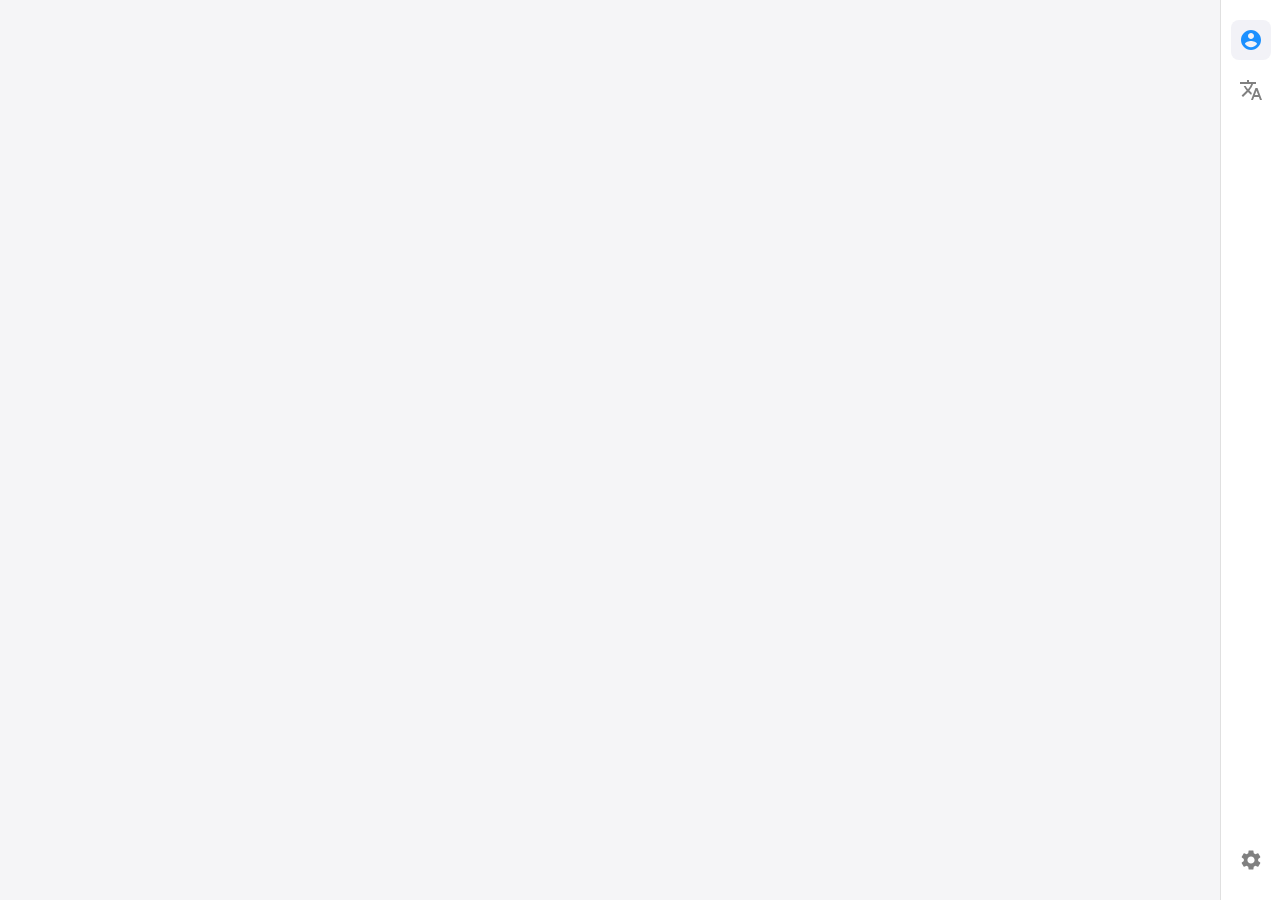
<file: src/index.html>
<!DOCTYPE html>
<html lang="en">
<head>
    <meta charset="UTF-8">
    <meta name="viewport" content="width=device-width, initial-scale=1.0">
    <title data-i18n="app.title">Side-AI</title>
    <link rel="stylesheet" href="css/index.css">
    <link rel="stylesheet" href="css/ai-chat.css">
    <link rel="stylesheet" href="css/settings.css">
    <link rel="stylesheet" href="css/translate.css">
    <link rel="stylesheet" href="css/summarize.css">
    <link rel="stylesheet" href="css/sider-style.css">
    <link rel="stylesheet" href="external/default.min.css" id="light-theme-highlight" media="(prefers-color-scheme: light)">
    <link rel="stylesheet" href="external/vs2015.min.css" id="dark-theme-highlight" media="(prefers-color-scheme: dark)">
    <script src="js/error-handler.js"></script>
</head>
<body>
    <div class="container">
        <div class="sidebar">
            <div class="sidebar-top">
                <button id="ai-chat-btn" class="sidebar-btn active" data-i18n-title="app.sidebar.chat">
                    <img src="assets/svg/chat.svg" alt="Chat" class="sidebar-icon">
                </button>
                <button id="translate-btn" class="sidebar-btn" data-i18n-title="app.sidebar.translate">
                    <img src="assets/svg/translate.svg" alt="Translate" class="sidebar-icon">
                </button>
            </div>
            <div class="sidebar-bottom">
                <button id="settings-btn" class="sidebar-btn" data-i18n-title="app.sidebar.settings">
                    <img src="assets/svg/settings.svg" alt="Settings" class="sidebar-icon">
                </button>
            </div>
        </div>
        <div class="content">
            <div id="ai-chat-content" class="content-section active">
                <!-- AI Chat content will be loaded here -->
            </div>
            <div id="translate-content" class="content-section">
                <!-- Translate content will be loaded here -->
            </div>
            <div id="settings-content" class="content-section">
                <!-- Settings content will be loaded here -->
            </div>
        </div>
    </div>
    <script src="external/highlight.min.js"></script>
    <script src="external/marked.min.js"></script>
    <script src="external/purify.js"></script>
    <script src="js/index.js" type="module"></script>
</body>
</html>
</file>
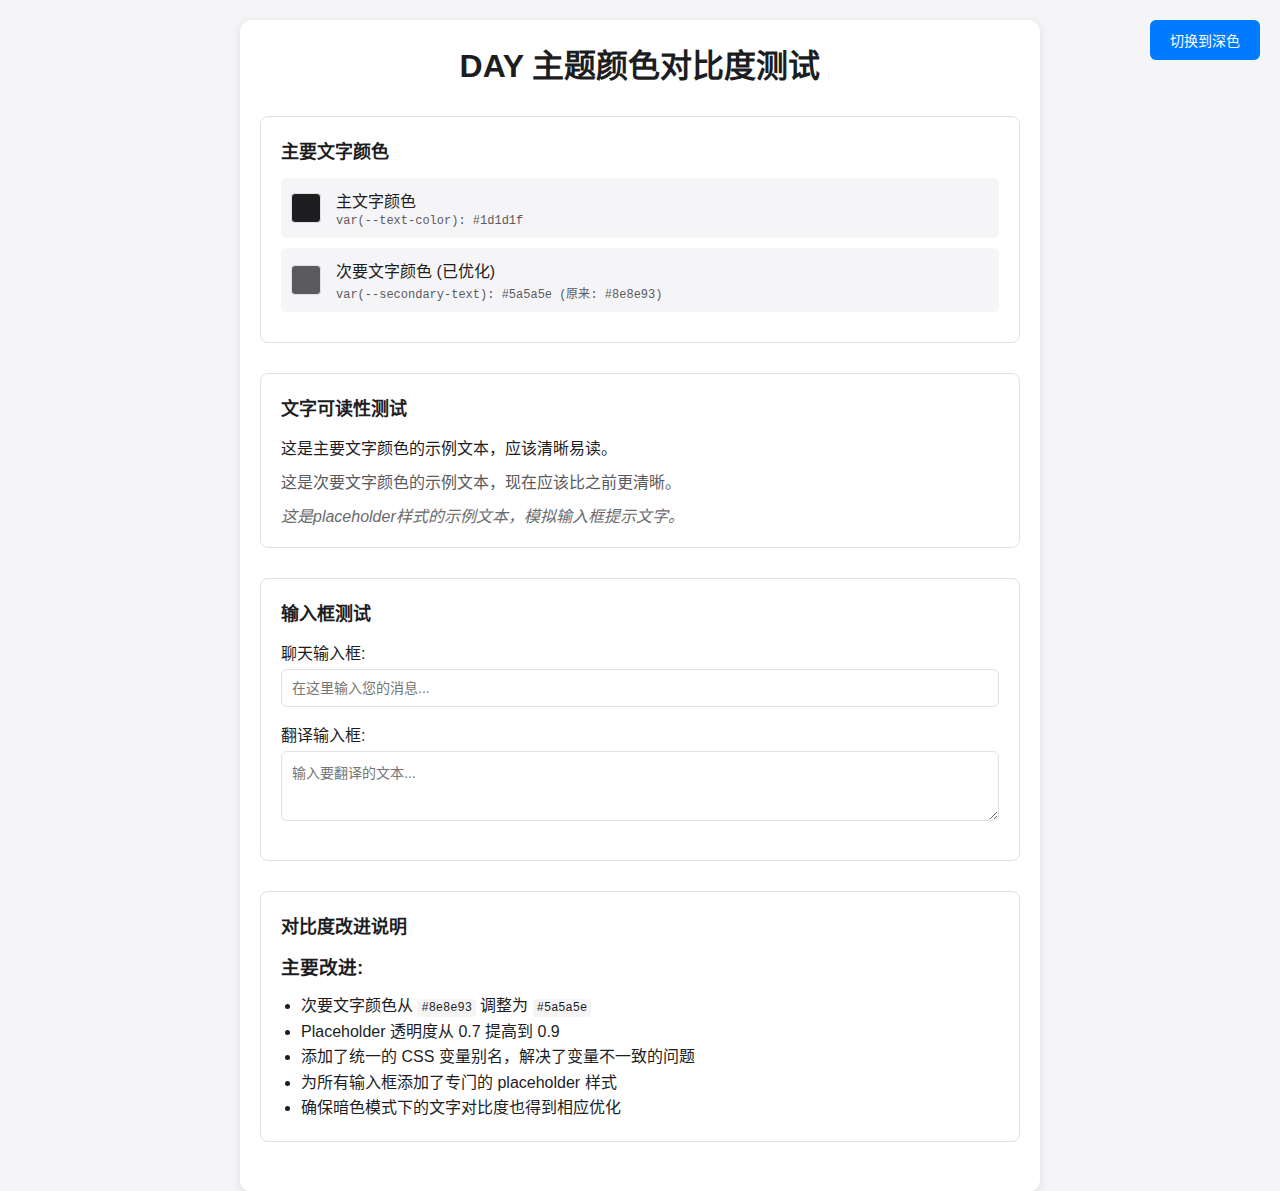
<file: test-color-contrast.html>
<!DOCTYPE html>
<html lang="zh-CN">
<head>
    <meta charset="UTF-8">
    <meta name="viewport" content="width=device-width, initial-scale=1.0">
    <title>颜色对比度测试</title>
    <link rel="stylesheet" href="src/css/index.css">
    <link rel="stylesheet" href="src/css/ai-chat.css">
    <link rel="stylesheet" href="src/css/translate.css">
    <link rel="stylesheet" href="src/css/settings.css">
    <style>
        .test-container {
            max-width: 800px;
            margin: 20px auto;
            padding: 20px;
            background-color: var(--card-bg);
            border-radius: 12px;
            box-shadow: 0 2px 10px rgba(0, 0, 0, 0.1);
        }
        
        .test-section {
            margin-bottom: 30px;
            padding: 20px;
            border: 1px solid var(--border-color);
            border-radius: 8px;
        }
        
        .test-title {
            font-size: 18px;
            font-weight: 600;
            color: var(--text-color);
            margin-bottom: 15px;
        }
        
        .color-sample {
            display: flex;
            align-items: center;
            margin-bottom: 10px;
            padding: 10px;
            background-color: var(--bg-color);
            border-radius: 6px;
        }
        
        .color-box {
            width: 30px;
            height: 30px;
            border-radius: 4px;
            margin-right: 15px;
            border: 1px solid var(--border-color);
        }
        
        .color-info {
            flex: 1;
        }
        
        .color-name {
            font-weight: 500;
            color: var(--text-color);
            margin-bottom: 2px;
        }
        
        .color-value {
            font-size: 12px;
            color: var(--secondary-text);
            font-family: monospace;
        }
        
        .theme-toggle {
            position: fixed;
            top: 20px;
            right: 20px;
            padding: 10px 20px;
            background-color: var(--primary-color);
            color: white;
            border: none;
            border-radius: 6px;
            cursor: pointer;
            font-size: 14px;
        }
        
        .input-test {
            margin-bottom: 15px;
        }
        
        .input-test input,
        .input-test textarea {
            width: 100%;
            padding: 10px;
            border: 1px solid var(--border-color);
            border-radius: 6px;
            background-color: var(--input-bg);
            color: var(--text-color);
            font-size: 14px;
        }
        
        .secondary-text-sample {
            color: var(--secondary-text);
            margin-bottom: 10px;
        }
        
        .placeholder-sample {
            color: var(--text-secondary-color);
            opacity: 0.9;
            font-style: italic;
        }
    </style>
</head>
<body>
    <button class="theme-toggle" onclick="toggleTheme()">切换主题</button>
    
    <div class="test-container">
        <h1 style="color: var(--text-color); text-align: center; margin-bottom: 30px;">
            DAY 主题颜色对比度测试
        </h1>
        
        <div class="test-section">
            <div class="test-title">主要文字颜色</div>
            
            <div class="color-sample">
                <div class="color-box" style="background-color: var(--text-color);"></div>
                <div class="color-info">
                    <div class="color-name">主文字颜色</div>
                    <div class="color-value">var(--text-color): #1d1d1f</div>
                </div>
            </div>
            
            <div class="color-sample">
                <div class="color-box" style="background-color: var(--secondary-text);"></div>
                <div class="color-info">
                    <div class="color-name">次要文字颜色 (已优化)</div>
                    <div class="color-value">var(--secondary-text): #5a5a5e (原来: #8e8e93)</div>
                </div>
            </div>
        </div>
        
        <div class="test-section">
            <div class="test-title">文字可读性测试</div>
            
            <div style="color: var(--text-color); margin-bottom: 10px;">
                这是主要文字颜色的示例文本，应该清晰易读。
            </div>
            
            <div class="secondary-text-sample">
                这是次要文字颜色的示例文本，现在应该比之前更清晰。
            </div>
            
            <div class="placeholder-sample">
                这是placeholder样式的示例文本，模拟输入框提示文字。
            </div>
        </div>
        
        <div class="test-section">
            <div class="test-title">输入框测试</div>
            
            <div class="input-test">
                <label style="color: var(--text-color); display: block; margin-bottom: 5px;">
                    聊天输入框:
                </label>
                <input type="text" placeholder="在这里输入您的消息...">
            </div>
            
            <div class="input-test">
                <label style="color: var(--text-color); display: block; margin-bottom: 5px;">
                    翻译输入框:
                </label>
                <textarea placeholder="输入要翻译的文本..." rows="3"></textarea>
            </div>
        </div>
        
        <div class="test-section">
            <div class="test-title">对比度改进说明</div>
            
            <div style="color: var(--text-color); line-height: 1.6;">
                <h3 style="margin-bottom: 10px;">主要改进:</h3>
                <ul style="margin-left: 20px;">
                    <li>次要文字颜色从 <code style="background: var(--code-bg); padding: 2px 4px; border-radius: 3px;">#8e8e93</code> 
                        调整为 <code style="background: var(--code-bg); padding: 2px 4px; border-radius: 3px;">#5a5a5e</code></li>
                    <li>Placeholder 透明度从 0.7 提高到 0.9</li>
                    <li>添加了统一的 CSS 变量别名，解决了变量不一致的问题</li>
                    <li>为所有输入框添加了专门的 placeholder 样式</li>
                    <li>确保暗色模式下的文字对比度也得到相应优化</li>
                </ul>
            </div>
        </div>
    </div>
    
    <script>
        function toggleTheme() {
            const currentTheme = document.documentElement.getAttribute('data-theme');
            const newTheme = currentTheme === 'dark' ? 'light' : 'dark';
            document.documentElement.setAttribute('data-theme', newTheme);
            
            const button = document.querySelector('.theme-toggle');
            button.textContent = newTheme === 'dark' ? '切换到浅色' : '切换到深色';
        }
        
        // 初始化按钮文字
        document.addEventListener('DOMContentLoaded', function() {
            const currentTheme = document.documentElement.getAttribute('data-theme') || 'light';
            const button = document.querySelector('.theme-toggle');
            button.textContent = currentTheme === 'dark' ? '切换到浅色' : '切换到深色';
        });
    </script>
</body>
</html>
</file>
<file: src/css/index.css>
:root {
    --primary-color: #007aff;
    --primary-hover: #0062cc;
    --bg-color: #f5f5f7;
    --card-bg: #ffffff;
    --text-color: #1d1d1f;
    --secondary-text: #5a5a5e;
    /* 调深颜色，从 #8e8e93 改为 #5a5a5e */
    --text-secondary-color: #5a5a5e;
    /* 添加别名变量，与 --secondary-text 保持一致 */
    --border-color: #e0e0e0;
    --input-bg: #ffffff;
    --input-bg-color: #ffffff;
    /* 添加别名变量 */
    --button-bg: #f2f2f7;
    --button-text: #1d1d1f;
    --button-hover-bg: #e5e5ea;
    --button-secondary-bg: #f2f2f7;
    /* 添加次要按钮背景色 */
    --button-secondary-text: #1d1d1f;
    /* 添加次要按钮文字色 */
    --button-secondary-hover-bg: #e5e5ea;
    /* 添加次要按钮悬停背景色 */
    --user-message-bg: #007aff;
    --user-message-text: #ffffff;
    --assistant-message-bg: #ffffff;
    --assistant-message-text: #1d1d1f;
    --system-message-bg: #ff9500;
    --system-message-text: #ffffff;
    --code-bg: #f2f2f7;
    --primary-color-rgb: 79, 70, 229;
    /* 对应 --primary-color: #4f46e5 */
    --border-color-light: rgba(0, 0, 0, 0.05);
    --error-color: #dc3545;
    /* 添加错误颜色 */
    --success-bg: #28a745;
    /* 添加成功背景色 */
    --success-color: #ffffff;
    /* 添加成功文字色 */
    --loading-color: #007aff;
    /* 添加加载颜色 */
    --disabled-color: #6c757d;
    /* 添加禁用颜色 */
    --primary-color-dark: #0056b3;
    /* 添加主色调深色版本 */
    --background-secondary: #f8f9fa;
    /* 添加次要背景色 */
    --background-hover: rgba(0, 122, 255, 0.1);
    /* 添加悬停背景色 */
    --hover-bg: rgba(0, 0, 0, 0.05);
    /* 添加通用悬停背景 */
    --hover-color: var(--primary-color);
    /* 添加悬停颜色 */
}

[data-theme="dark"] {
    --primary-color: #0a84ff;
    --primary-hover: #409cff;
    --bg-color: #1c1c1e;
    --card-bg: #2c2c2e;
    --text-color: #ffffff;
    --secondary-text: #b0b0b5;
    /* 调亮颜色，从 #98989d 改为 #b0b0b5 */
    --text-secondary-color: #b0b0b5;
    /* 添加别名变量，与 --secondary-text 保持一致 */
    --border-color: #38383a;
    --input-bg: #1c1c1e;
    --input-bg-color: #1c1c1e;
    /* 添加别名变量 */
    --button-bg: #3a3a3c;
    --button-text: #ffffff;
    --button-hover-bg: #48484a;
    --button-secondary-bg: #3a3a3c;
    /* 添加次要按钮背景色 */
    --button-secondary-text: #ffffff;
    /* 添加次要按钮文字色 */
    --button-secondary-hover-bg: #48484a;
    /* 添加次要按钮悬停背景色 */
    --user-message-bg: #0a84ff;
    --user-message-text: #ffffff;
    --assistant-message-bg: #2c2c2e;
    --assistant-message-text: #ffffff;
    --system-message-bg: #ff9f0a;
    --system-message-text: #ffffff;
    --code-bg: #3a3a3c;
    --border-color-light: rgba(255, 255, 255, 0.05);
    --error-color: #ff6b6b;
    /* 添加错误颜色 */
    --success-bg: #51cf66;
    /* 添加成功背景色 */
    --success-color: #ffffff;
    /* 添加成功文字色 */
    --loading-color: #0a84ff;
    /* 添加加载颜色 */
    --disabled-color: #868e96;
    /* 添加禁用颜色 */
    --primary-color-dark: #0066cc;
    /* 添加主色调深色版本 */
    --background-secondary: #2c2c2e;
    /* 添加次要背景色 */
    --background-hover: rgba(10, 132, 255, 0.1);
    /* 添加悬停背景色 */
    --hover-bg: rgba(255, 255, 255, 0.1);
    /* 添加通用悬停背景 */
    --hover-color: var(--primary-color);
    /* 添加悬停颜色 */
}

* {
    margin: 0;
    padding: 0;
    box-sizing: border-box;
    font-family: -apple-system, BlinkMacSystemFont, 'Segoe UI', Roboto, Oxygen, Ubuntu, Cantarell, 'Open Sans', 'Helvetica Neue', sans-serif;
}

body {
    width: 100%;
    height: 100vh;
    overflow: hidden;
    background-color: var(--bg-color);
    color: var(--text-color);
    transition: background-color 0.3s ease, color 0.3s ease;
}

.container {
    display: flex;
    width: 100%;
    height: 100%;
    flex-direction: row-reverse;
    /* Sidebar on the right */
}

.sidebar {
    width: 60px;
    height: 100%;
    background-color: var(--card-bg);
    border-left: 1px solid var(--border-color);
    /* Changed from right to left */
    display: flex;
    flex-direction: column;
    justify-content: space-between;
    padding: 20px 0;
}

.sidebar-top,
.sidebar-bottom {
    display: flex;
    flex-direction: column;
    align-items: center;
    gap: 10px;
}

.sidebar-btn {
    width: 40px;
    height: 40px;
    border-radius: 8px;
    border: none;
    background-color: transparent;
    color: var(--secondary-text);
    cursor: pointer;
    display: flex;
    align-items: center;
    justify-content: center;
    transition: all 0.2s ease;
}

.sidebar-btn:hover {
    background-color: var(--button-bg);
    color: var(--text-color);
}

.sidebar-btn.active {
    background-color: var(--button-bg);
    color: var(--primary-color);
}

.content {
    flex: 1;
    height: 100%;
    position: relative;
}

.content-section {
    position: absolute;
    top: 0;
    left: 0;
    width: 100%;
    height: 100%;
    display: none;
}

.content-section.active {
    display: block;
}

/* 全局滚动条样式 */
::-webkit-scrollbar {
    width: 8px;
    height: 8px;
}

::-webkit-scrollbar-track {
    background: transparent;
}

::-webkit-scrollbar-thumb {
    background-color: rgba(0, 0, 0, 0.2);
    border-radius: 4px;
}

::-webkit-scrollbar-thumb:hover {
    background-color: rgba(0, 0, 0, 0.3);
}

/* 深色模式下的滚动条 */
[data-theme="dark"] ::-webkit-scrollbar-thumb {
    background-color: rgba(255, 255, 255, 0.2) !important;
}

[data-theme="dark"] ::-webkit-scrollbar-thumb:hover {
    background-color: rgba(255, 255, 255, 0.3) !important;
}

/* 代码块滚动条 */
.code-block pre::-webkit-scrollbar {
    height: 6px;
    width: 6px;
}

.code-block pre::-webkit-scrollbar-track {
    background: transparent;
}

.code-block pre::-webkit-scrollbar-thumb {
    background-color: rgba(0, 0, 0, 0.2);
    border-radius: 3px;
}

[data-theme="dark"] .code-block pre::-webkit-scrollbar-thumb {
    background-color: rgba(255, 255, 255, 0.2) !important;
}

.code-block pre::-webkit-scrollbar-thumb:hover {
    background-color: rgba(0, 0, 0, 0.3);
}

[data-theme="dark"] .code-block pre::-webkit-scrollbar-thumb:hover {
    background-color: rgba(255, 255, 255, 0.3) !important;
}

/* SVG 图标样式 */
.sidebar-icon {
    width: 24px;
    height: 24px;
    color: currentColor;
}

.button-icon {
    width: 16px;
    height: 16px;
    color: currentColor;
}

/* 确保 SVG 图标颜色跟随按钮颜色 */
.sidebar-btn .sidebar-icon,
.icon-button .button-icon {
    filter: invert(50%);
    transition: filter 0.2s;
}

.sidebar-btn:hover .sidebar-icon,
.icon-button:hover .button-icon {
    filter: invert(30%);
}

.sidebar-btn.active .sidebar-icon {
    filter: invert(40%) sepia(80%) saturate(1500%) hue-rotate(190deg) brightness(100%) contrast(100%);
}

/* 深色模式下的 SVG 图标 */
[data-theme="dark"] .sidebar-btn .sidebar-icon,
[data-theme="dark"] .icon-button .button-icon {
    filter: invert(70%);
}

[data-theme="dark"] .sidebar-btn:hover .sidebar-icon,
[data-theme="dark"] .icon-button:hover .button-icon {
    filter: invert(90%);
}

[data-theme="dark"] .sidebar-btn.active .sidebar-icon {
    filter: invert(60%) sepia(80%) saturate(1500%) hue-rotate(190deg) brightness(100%) contrast(100%);
}
</file>
<file: src/css/ai-chat.css>
.chat-container {
    display: flex;
    flex-direction: column;
    height: 100%;
    background-color: var(--bg-color);
}

.chat-messages {
    flex: 1;
    overflow-y: auto;
    padding: 15px;
}

/* Custom scrollbar for chat messages */
.chat-messages::-webkit-scrollbar {
    width: 6px;
}

.chat-messages::-webkit-scrollbar-track {
    background: transparent;
}

.chat-messages::-webkit-scrollbar-thumb {
    background-color: rgba(0, 0, 0, 0.1);
    border-radius: 3px;
}

.dark .chat-messages::-webkit-scrollbar-thumb {
    background-color: rgba(255, 255, 255, 0.1);
}

.chat-messages::-webkit-scrollbar-thumb:hover {
    background-color: rgba(0, 0, 0, 0.2);
}

.dark .chat-messages::-webkit-scrollbar-thumb:hover {
    background-color: rgba(255, 255, 255, 0.2);
}

.message {
    margin-bottom: 15px;
    display: flex;
    flex-direction: column;
}

.message.user {
    align-items: flex-end;
}

.message.assistant {
    align-items: flex-start;
}

.message.system {
    align-items: center;
}

.message-content {
    max-width: 85%;
    padding: 12px 16px;
    border-radius: 12px;
    font-size: 14px;
    line-height: 1.5;
    overflow-wrap: break-word;
    word-break: break-word;
}

/* 摘要消息内容不受普通消息的宽度限制 */
.summary-message .message-content {
    max-width: none;
    width: calc(100% - 20px);
    box-sizing: border-box;
    margin: 0 10px;
    white-space: pre-line !important;
    /* 关键改动：保留换行但合并空格 */
    overflow-wrap: break-word !important;
    /* 允许长单词在单词边界处换行 */
    word-break: keep-all !important;
    /* 防止在 CJK 字符间换行 */
}

/* 摘要消息内部元素 */
.summary-message .message-content p {
    white-space: pre-line !important;
    overflow-wrap: break-word !important;
    word-break: keep-all !important;
    /* 防止在 CJK 字符间换行 */
    text-align: left !important;
}

.user .message-content {
    background-color: var(--primary-color);
    color: white;
    border-top-right-radius: 4px;
}

.assistant .message-content {
    background-color: var(--card-bg);
    color: var(--text-color);
    border-top-left-radius: 4px;
}

.system .message-content {
    background-color: var(--system-message-bg);
    color: var(--system-message-color);
    font-style: italic;
    text-align: center;
    max-width: 90%;
}

.welcome-message .message-content {
    background-color: transparent;
    color: var(--text-color);
    border-radius: 12px;
    font-size: 16px;
    text-align: center;
    max-width: 90%;
    margin: 40px auto 20px;
    box-shadow: none;
    font-weight: 500;
}

/* 代码块样式 */
.message-content pre {
    background-color: var(--code-bg);
    border-radius: 6px;
    padding: 12px;
    overflow-x: auto;
    margin: 10px 0;
    position: relative;
}

.message-content code {
    font-family: 'Menlo', 'Monaco', 'Courier New', monospace;
    font-size: 13px;
    line-height: 1.4;
}

.message-content p {
    margin: 0 0 10px 0;
}

.message-content p:last-child {
    margin-bottom: 0;
}

/* 打字指示器 */
.typing-indicator {
    display: inline-flex;
    align-items: center;
    padding: 6px 12px;
}

.typing-indicator span {
    height: 8px;
    width: 8px;
    float: left;
    margin: 0 1px;
    background-color: var(--text-secondary);
    display: block;
    border-radius: 50%;
    opacity: 0.4;
}

.typing-indicator span:nth-of-type(1) {
    animation: typing 1s infinite;
}

.typing-indicator span:nth-of-type(2) {
    animation: typing 1s 0.33s infinite;
}

.typing-indicator span:nth-of-type(3) {
    animation: typing 1s 0.66s infinite;
}

@keyframes typing {
    0% {
        transform: translateY(0px);
        opacity: 0.4;
    }

    50% {
        transform: translateY(-5px);
        opacity: 0.8;
    }

    100% {
        transform: translateY(0px);
        opacity: 0.4;
    }
}

/* Chat input */
.chat-input-wrapper {
    position: relative;
    padding: 5px 8px;
    background-color: var(--card-bg);
    border-top: 1px solid var(--border-color);
}

.chat-actions {
    display: flex;
    align-items: center;
    gap: 4px;
    margin-bottom: 2px;
}

.action-button {
    display: flex;
    align-items: center;
    justify-content: center;
    width: 36px;
    height: 36px;
    background-color: transparent;
    border: none;
    border-radius: 50%;
    color: var(--text-color);
    cursor: pointer;
    transition: background-color 0.2s;
    flex-shrink: 0;
}

.action-button:hover {
    background-color: var(--hover-color);
}

.action-button img {
    width: 20px;
    height: 20px;
    /* 根据当前主题自动调整图标颜色 */
    filter: var(--icon-filter);
}

/* 添加图标颜色过滤器变量 */
:root {
    --icon-filter: none;
    /* 默认不过滤 */
    --code-bg: #f5f5f5;
    --code-color: #333;
    --code-comment: #6a737d;
    --code-keyword: #d73a49;
    --code-string: #032f62;
    --code-number: #005cc5;
    --code-function: #6f42c1;
    --code-tag: #22863a;
    --code-attr: #005cc5;
    --text-secondary: #666;
}

[data-theme="dark"] {
    --icon-filter: invert(1);
    /* 暗色模式下反转颜色 */
    --code-bg: #1e1e1e;
    --code-color: #d4d4d4;
    --code-comment: #6a9955;
    --code-keyword: #569cd6;
    --code-string: #ce9178;
    --code-number: #b5cea8;
    --code-function: #dcdcaa;
    --code-tag: #4ec9b0;
    --code-attr: #9cdcfe;
    --text-secondary: #aaa;
}

/* 发送按钮图标颜色 */
#send-button img {
    width: 20px;
    height: 20px;
    filter: brightness(0) invert(1);
    /* 始终保持白色 */
}

.chat-input-container {
    display: flex;
    background-color: var(--bg-color);
    border: 1px solid var(--border-color);
    border-radius: 24px;
    overflow: hidden;
    padding: 8px 8px 8px 16px;
    position: relative;
    box-shadow: 0 1px 3px rgba(0, 0, 0, 0.05);
    transition: border-color 0.2s, box-shadow 0.2s;
    align-items: flex-end;
}

.chat-input-container:focus-within {
    border-color: var(--primary-color);
    box-shadow: 0 1px 5px rgba(var(--primary-color-rgb), 0.2);
}

#chat-input {
    flex: 1;
    padding: 8px 0;
    border: none;
    background-color: transparent;
    color: var(--text-color);
    font-size: 14px;
    resize: none;
    max-height: 150px;
    outline: none;
    line-height: 1.5;
    min-height: 20px;
}

#chat-input.disabled {
    opacity: 0.7;
    cursor: not-allowed;
}

/* 输入框placeholder样式 */
#chat-input::placeholder {
    color: var(--secondary-text);
    opacity: 0.9;
    /* 提高placeholder可见性 */
}

/* 确保暗色模式下placeholder也清晰可见 */
[data-theme="dark"] #chat-input::placeholder {
    color: var(--secondary-text);
    opacity: 0.9;
}

#send-button {
    background-color: var(--primary-color);
    border-radius: 50%;
    width: 36px;
    height: 36px;
    border: none;
    box-shadow: 0 2px 5px rgba(0, 0, 0, 0.1);
    display: flex;
    align-items: center;
    justify-content: center;
    transition: all 0.2s ease;
    margin-left: 8px;
    flex-shrink: 0;
}

#send-button:hover {
    background-color: var(--primary-hover-color);
    transform: translateY(-1px);
    box-shadow: 0 3px 7px rgba(0, 0, 0, 0.15);
}

#send-button:active {
    transform: translateY(0);
    box-shadow: 0 2px 3px rgba(0, 0, 0, 0.1);
}

#send-button img {
    width: 18px;
    height: 18px;
    filter: brightness(0) invert(1);
    /* 始终保持白色 */
}

#send-button.disabled {
    opacity: 0.7;
    cursor: not-allowed;
    background-color: var(--border-color);
    transform: none;
    box-shadow: none;
}

/* Error message */
.error {
    color: var(--error-color);
    font-weight: 500;
}

/* Code formatting */
pre {
    background-color: var(--code-bg);
    padding: 10px;
    border-radius: 8px;
    overflow-x: auto;
    margin: 10px 0;
}

code {
    font-family: 'Menlo', 'Monaco', 'Courier New', monospace;
    font-size: 12px;
    color: var(--text-color);
}

/* Markdown 样式 */
.message-content h1,
.message-content h2,
.message-content h3,
.message-content h4,
.message-content h5,
.message-content h6 {
    margin-top: 16px;
    margin-bottom: 8px;
    font-weight: 600;
    line-height: 1.25;
}

.message-content h1 {
    font-size: 1.5em;
}

.message-content h2 {
    font-size: 1.3em;
}

.message-content h3 {
    font-size: 1.1em;
}

.message-content h4,
.message-content h5,
.message-content h6 {
    font-size: 1em;
}

.message-content p {
    margin-top: 0;
}

.message-content ul,
.message-content ol {
    padding-left: 20px;
    margin-top: 8px;
    margin-bottom: 8px;
}

.message-content li {
    margin-bottom: 4px;
}

.message-content blockquote {
    padding: 0 8px;
    margin: 8px 0;
    border-left: 4px solid var(--border-color);
    color: var(--secondary-text);
}

.message-content hr {
    height: 1px;
    background-color: var(--border-color);
    border: none;
    margin: 16px 0;
}

.message-content a {
    color: var(--primary-color);
    text-decoration: none;
}

.message-content a:hover {
    text-decoration: underline;
}

.message-content img {
    max-width: 100%;
    border-radius: 4px;
    margin: 8px 0;
}

.message-content table {
    border-collapse: collapse;
    width: 100%;
    margin: 8px 0;
}

.message-content th,
.message-content td {
    border: 1px solid var(--border-color);
    padding: 6px 8px;
    text-align: left;
}

.message-content th {
    background-color: rgba(0, 0, 0, 0.05);
}

.dark .message-content th {
    background-color: rgba(255, 255, 255, 0.05);
}

/* 代码块样式 */
.code-block {
    margin: 16px 0;
    border-radius: 8px;
    overflow: hidden;
    background-color: #f6f8fa;
    border: 1px solid #e1e4e8;
}

/* 深色模式下的代码块样式 */
[data-theme="dark"] .code-block {
    background-color: #1e1e1e !important;
    border-color: #444 !important;
}

/* 代码块头部 */
.code-header {
    display: flex;
    justify-content: space-between;
    align-items: center;
    padding: 8px 12px;
    background-color: #f1f1f1;
    border-bottom: 1px solid #e1e4e8;
}

/* 深色模式下的代码块头部 */
[data-theme="dark"] .code-header {
    background-color: #2d2d2d !important;
    border-color: #444 !important;
}

/* 代码块内容 */
.code-block pre {
    margin: 0;
    padding: 12px;
    overflow-x: auto;
    background-color: transparent;
}

[data-theme="dark"] .code-block pre {
    background-color: transparent !important;
}

/* 确保深色模式下的代码内容颜色正确 */
[data-theme="dark"] .code-block code {
    color: #eee !important;
    background-color: transparent !important;
}

/* 强制应用深色模式的代码高亮样式 */
[data-theme="dark"] .hljs {
    background-color: transparent !important;
    color: #eee !important;
}

/* 代码语言标签 */
.code-language {
    font-size: 12px;
    font-weight: 500;
    color: #666;
}

/* 深色模式下的代码语言标签 */
[data-theme="dark"] .code-language {
    color: #aaa !important;
}

/* 复制按钮 */
.copy-button {
    background: transparent;
    border: 1px solid #e1e4e8;
    border-radius: 4px;
    padding: 2px 8px;
    font-size: 12px;
    cursor: pointer;
    color: #666;
    transition: all 0.2s;
}

/* 深色模式下的复制按钮 */
[data-theme="dark"] .copy-button {
    border-color: #555 !important;
    color: #aaa !important;
}

.copy-button:hover {
    background-color: var(--primary-color, #007bff);
    color: white;
    border-color: var(--primary-color, #007bff);
}

/* 用户消息中的代码块 */
.message.user .code-block {
    background-color: rgba(255, 255, 255, 0.1);
    border-color: rgba(255, 255, 255, 0.2);
}

.message.user .code-header {
    background-color: rgba(255, 255, 255, 0.05);
    border-color: rgba(255, 255, 255, 0.2);
}

.message.user .code-language,
.message.user .copy-button {
    color: rgba(255, 255, 255, 0.8);
}

.message.user .code-block code {
    color: rgba(255, 255, 255, 0.9);
}

/* 浅色模式下的高亮样式覆盖 */
:root:not([data-theme="dark"]) .hljs-keyword,
:root:not([data-theme="dark"]) .hljs-selector-tag,
:root:not([data-theme="dark"]) .hljs-subst {
    color: #0550ae !important;
}

:root:not([data-theme="dark"]) .hljs-string,
:root:not([data-theme="dark"]) .hljs-doctag {
    color: #0a3069 !important;
}

:root:not([data-theme="dark"]) .hljs-title,
:root:not([data-theme="dark"]) .hljs-section,
:root:not([data-theme="dark"]) .hljs-selector-id {
    color: #953800 !important;
}

:root:not([data-theme="dark"]) .hljs-comment {
    color: #656d76 !important;
}

:root:not([data-theme="dark"]) .hljs-meta {
    color: #116329 !important;
}

:root:not([data-theme="dark"]) .hljs-number {
    color: #0550ae !important;
}

:root:not([data-theme="dark"]) .hljs-built_in {
    color: #8250df !important;
}

:root:not([data-theme="dark"]) .hljs-literal {
    color: #0550ae !important;
}

:root:not([data-theme="dark"]) .hljs-type {
    color: #953800 !important;
}

:root:not([data-theme="dark"]) .hljs-attribute {
    color: #0550ae !important;
}

:root:not([data-theme="dark"]) .hljs-tag {
    color: #24292f !important;
}

:root:not([data-theme="dark"]) .hljs-name {
    color: #116329 !important;
}

:root:not([data-theme="dark"]) .hljs-regexp {
    color: #116329 !important;
}

:root:not([data-theme="dark"]) .hljs-symbol {
    color: #0550ae !important;
}

:root:not([data-theme="dark"]) .hljs-bullet {
    color: #0550ae !important;
}

:root:not([data-theme="dark"]) .hljs-link {
    color: #0a3069 !important;
    text-decoration: underline !important;
}

:root:not([data-theme="dark"]) .hljs-emphasis {
    font-style: italic !important;
}

:root:not([data-theme="dark"]) .hljs-strong {
    font-weight: bold !important;
}

/* 确保代码高亮在所有模式下都能正常显示 */
.hljs {
    display: block;
    overflow-x: auto;
    padding: 0.5em;
    background: transparent !important;
    color: var(--code-color) !important;
    background: var(--code-bg) !important;
}

.hljs-comment,
.hljs-quote {
    color: var(--code-comment) !important;
    font-style: italic;
}

.hljs-keyword,
.hljs-selector-tag {
    color: var(--code-keyword) !important;
}

.hljs-string,
.hljs-doctag {
    color: var(--code-string) !important;
}

.hljs-number,
.hljs-literal {
    color: var(--code-number) !important;
}

.hljs-title,
.hljs-section,
.hljs-selector-id {
    color: var(--code-function) !important;
}

.hljs-tag,
.hljs-name,
.hljs-attr {
    color: var(--code-tag) !important;
}

.hljs-attribute,
.hljs-variable,
.hljs-template-variable {
    color: var(--code-attr) !important;
}

/* 确保深色模式下的高亮样式正确应用 */
[data-theme="dark"] .hljs {
    background-color: transparent !important;
}

/* 强制应用深色模式的代码高亮样式 */
[data-theme="dark"] .hljs-keyword,
[data-theme="dark"] .hljs-selector-tag,
[data-theme="dark"] .hljs-subst {
    color: #f92672 !important;
}

[data-theme="dark"] .hljs-string,
[data-theme="dark"] .hljs-doctag {
    color: #a6e22e !important;
}

[data-theme="dark"] .hljs-title,
[data-theme="dark"] .hljs-section,
[data-theme="dark"] .hljs-selector-id {
    color: #66d9ef !important;
}

[data-theme="dark"] .hljs-comment {
    color: #75715e !important;
}

[data-theme="dark"] .hljs-meta {
    color: #75715e !important;
}

[data-theme="dark"] .hljs-number {
    color: #ae81ff !important;
}

[data-theme="dark"] .hljs-built_in {
    color: #66d9ef !important;
}

[data-theme="dark"] .hljs-literal {
    color: #ae81ff !important;
}

[data-theme="dark"] .hljs-type {
    color: #66d9ef !important;
}

[data-theme="dark"] .hljs-attribute {
    color: #a6e22e !important;
}

[data-theme="dark"] .hljs-tag {
    color: #f92672 !important;
}

[data-theme="dark"] .hljs-name {
    color: #f92672 !important;
}

[data-theme="dark"] .hljs-regexp {
    color: #a6e22e !important;
}

[data-theme="dark"] .hljs-symbol {
    color: #66d9ef !important;
}

[data-theme="dark"] .hljs-bullet {
    color: #a6e22e !important;
}

[data-theme="dark"] .hljs-link {
    color: #a6e22e !important;
    text-decoration: underline !important;
}

/* 修改历史记录弹出窗口样式为侧面板 */
.history-popup {
    position: fixed;
    bottom: 0;
    right: 0;
    width: 300px;
    height: 100%;
    background-color: var(--card-bg);
    box-shadow: -2px 0 10px rgba(0, 0, 0, 0.1);
    z-index: 1000;
    display: none;
    overflow: hidden;
    border-left: 1px solid var(--border-color);
    transform: translateX(100%);
    transition: transform 0.3s ease;
}

.history-popup.show {
    display: block;
    transform: translateX(0);
}

.history-popup-header {
    padding: 15px;
    border-bottom: 1px solid var(--border-color);
    display: flex;
    justify-content: space-between;
    align-items: center;
    background-color: var(--card-bg);
    position: sticky;
    top: 0;
    z-index: 2;
}

.history-popup-header h3 {
    margin: 0;
    font-size: 16px;
    font-weight: 600;
}

.history-popup-content {
    height: calc(100% - 52px);
    overflow-y: auto;
}

.history-list {
    padding: 0;
}

.no-history {
    padding: 12px 15px;
    text-align: center;
    color: var(--text-secondary);
}

.history-item {
    padding: 12px 15px;
    display: flex;
    justify-content: space-between;
    align-items: center;
    cursor: pointer;
    transition: background-color 0.2s;
    border-bottom: 1px solid var(--border-color-light);
}

.history-item:hover {
    background-color: var(--hover-color);
}

.history-item.active {
    background-color: var(--hover-color);
    border-left: 3px solid var(--primary-color);
}

.history-title {
    font-size: 14px;
    white-space: nowrap;
    overflow: hidden;
    text-overflow: ellipsis;
    max-width: 220px;
}

.history-delete-button {
    background: none;
    border: none;
    color: var(--text-secondary);
    font-size: 18px;
    cursor: pointer;
    padding: 0 5px;
    opacity: 0.7;
    transition: opacity 0.2s;
}

.history-delete-button:hover {
    opacity: 1;
    color: var(--error-color);
}

.icon-button {
    background: none;
    border: none;
    color: var(--text-color);
    cursor: pointer;
    padding: 5px;
    font-size: 18px;
    display: flex;
    align-items: center;
    justify-content: center;
}

.icon-button:hover {
    color: var(--primary-color);
}

/* 响应式调整 */
@media (max-width: 600px) {
    .message-content {
        max-width: 90%;
    }

    .history-popup {
        width: 250px;
        right: 10px;
    }
}

/* 代码复制按钮 */
.code-block {
    position: relative;
}

.code-copy-button {
    position: absolute;
    top: 5px;
    right: 5px;
    background-color: var(--card-bg);
    border: 1px solid var(--border-color);
    border-radius: 4px;
    padding: 4px 8px;
    font-size: 12px;
    cursor: pointer;
    opacity: 0;
    transition: opacity 0.2s;
}

.code-block:hover .code-copy-button {
    opacity: 1;
}

.code-copy-button:hover {
    background-color: var(--hover-color);
}

/* 暗色模式下的代码高亮调整 */
.dark-theme pre {
    background-color: #1e1e1e !important;
}

.dark-theme .hljs {
    background-color: #1e1e1e !important;
    color: #d4d4d4 !important;
}

/* 添加禁用状态的样式 */
.chat-input-container textarea.disabled {
    background-color: #f0f0f0;
    color: #888;
    cursor: not-allowed;
}

.chat-input-container button.disabled {
    opacity: 0.5;
    cursor: not-allowed;
}

/* 修改重新生成按钮样式，确保在所有主题下都能正确显示 */
.message-actions {
    display: flex;
    justify-content: flex-end;
    margin-top: 8px;
    opacity: 0;
    transition: opacity 0.2s ease;
    width: max-content;
}

/* 只在非欢迎消息的助手消息上显示重新生成按钮 */
.message.assistant:not(.welcome-message):hover .message-actions {
    opacity: 1;
}

/* 确保欢迎消息和用户消息上不显示重新生成按钮 */
.message.user .message-actions,
.message.welcome-message .message-actions {
    display: none !important;
}

.action-copy-button {
    background: none;
    border: none;
    padding: 4px 8px;
    border-radius: 4px;
    cursor: pointer;
    display: flex;
    align-items: center;
    justify-content: center;
    color: var(--text-secondary);
    transition: all 0.2s ease;
}

.action-copy-button:hover {
    color: var(--primary-color);
}

.action-copy-button .button-icon {
    width: 16px;
    height: 16px;
    fill: currentColor;
}

/* 确保在暗色模式下图标颜色正确 */
[data-theme="dark"] .action-copy-button {
    filter: invert(70%);
}

[data-theme="dark"] .action-copy-button:hover {
    filter: invert(50%);
    transition: filter 0.2s;
}



.action-regenerate-button {
    background: none;
    border: none;
    padding: 4px 8px;
    border-radius: 4px;
    cursor: pointer;
    display: flex;
    align-items: center;
    justify-content: center;
    color: var(--text-secondary);
    transition: all 0.2s ease;
}

.action-regenerate-button:hover {
    color: var(--primary-color);
}

.action-regenerate-button .button-icon {
    width: 16px;
    height: 16px;
    fill: currentColor;
}

/* 确保在暗色模式下图标颜色正确 */
[data-theme="dark"] .action-regenerate-button {
    filter: invert(70%);
}

[data-theme="dark"] .action-regenerate-button:hover {
    filter: invert(50%);
    transition: filter 0.2s;
}

/* 页面导航通知样式 */
.page-navigation-notification {
    display: flex;
    margin: 10px auto;
    padding: 10px 15px;
    background-color: var(--highlight-bg);
    border-radius: 8px;
    max-width: 90%;
    box-shadow: 0 2px 4px rgba(0, 0, 0, 0.1);
    animation: fadeIn 0.3s ease-in-out;
}

.notification-icon {
    margin-right: 10px;
    display: flex;
    align-items: center;
    justify-content: center;
    color: var(--accent-color);
}

.notification-content {
    flex: 1;
}

.notification-content p {
    margin: 0;
    padding: 2px 0;
    color: var(--text-color);
}

.notification-content .notification-url {
    font-size: 0.85em;
    color: var(--secondary-text);
    word-break: break-all;
}

@keyframes fadeIn {
    from {
        opacity: 0;
        transform: translateY(-10px);
    }

    to {
        opacity: 1;
        transform: translateY(0);
    }
}

/* 刷新提示样式 */
.refresh-reminder {
    font-size: 0.85em;
    color: var(--accent-color);
    margin-top: 4px;
    animation: blink 1.5s infinite;
}

@keyframes blink {

    0%,
    100% {
        opacity: 0.7;
    }

    50% {
        opacity: 1;
    }
}

/* 刷新按钮高亮样式 */
.refresh-button-highlight {
    position: absolute;
    top: -20px;
    left: 50%;
    transform: translateX(-50%);
    background-color: var(--accent-color);
    color: white;
    padding: 4px 8px;
    border-radius: 4px;
    font-size: 0.8em;
    z-index: 10;
    animation: bounce 1s infinite;
}

.refresh-button-highlight:after {
    content: '';
    position: absolute;
    bottom: -5px;
    left: 50%;
    transform: translateX(-50%);
    width: 0;
    height: 0;
    border-left: 5px solid transparent;
    border-right: 5px solid transparent;
    border-top: 5px solid var(--accent-color);
}

.refresh-button-highlight.fade-out {
    opacity: 0;
    transition: opacity 1s ease-out;
}

@keyframes bounce {

    0%,
    100% {
        transform: translateX(-50%) translateY(0);
    }

    50% {
        transform: translateX(-50%) translateY(-5px);
    }
}

/* 页面信息容器相对定位，便于定位子元素 */
.page-info-container {
    position: relative;
}
</file>
<file: src/css/settings.css>
.settings-container {
    display: flex;
    flex-direction: column;
    height: 100%;
    background-color: var(--bg-color);
}

.settings-header {
    padding: 15px 20px;
    background-color: var(--card-bg);
    border-bottom: 1px solid var(--border-color);
}

.settings-header h2 {
    font-size: 18px;
    font-weight: 600;
    color: var(--text-color);
}

.settings-content {
    flex: 1;
    overflow-y: auto;
    padding: 20px;
}

.settings-section {
    background-color: var(--card-bg);
    border-radius: 12px;
    padding: 20px;
    margin-bottom: 20px;
    box-shadow: 0 1px 3px rgba(0, 0, 0, 0.1);
}

.settings-section h3 {
    font-size: 16px;
    font-weight: 600;
    margin-bottom: 15px;
    color: var(--text-color);
}

.settings-item {
    margin-bottom: 15px;
}

.settings-item label {
    display: block;
    margin-bottom: 8px;
    font-size: 14px;
    color: var(--text-color);
}

.settings-item input[type="text"],
.settings-item select {
    width: 100%;
    padding: 10px 12px;
    border-radius: 8px;
    border: 1px solid var(--border-color);
    background-color: var(--input-bg);
    color: var(--text-color);
    font-size: 14px;
    transition: border-color 0.2s ease;
}

.settings-item input[type="text"]:focus,
.settings-item select:focus {
    border-color: var(--primary-color);
    outline: none;
}

.settings-button {
    padding: 10px 16px;
    border-radius: 8px;
    border: none;
    background-color: var(--button-bg);
    color: var(--button-text);
    font-size: 14px;
    cursor: pointer;
    transition: background-color 0.2s ease;
}

.settings-button:hover {
    background-color: var(--button-hover-bg);
}

.settings-button.primary {
    background-color: var(--primary-color);
    color: white;
    min-width: 120px;
    margin-left: auto;
}

.settings-button.primary:hover {
    background-color: var(--primary-hover);
}

.settings-button.secondary {
    background-color: var(--button-secondary-bg);
    color: var(--button-secondary-text);
    border: 1px solid var(--border-color);
    margin-right: 10px;
    display: flex;
    align-items: center;
    justify-content: center;
    padding: 8px;
    border-radius: 50%;
    width: 36px;
    height: 36px;
}

.settings-button.secondary:hover {
    background-color: var(--button-secondary-hover-bg);
}

.button-icon {
    width: 18px;
    height: 18px;
    color: currentColor;
}

.connection-status {
    margin-top: 10px;
    padding: 10px;
    border-radius: 8px;
    font-size: 14px;
}

.connection-status.testing {
    background-color: #f0f0f0;
    color: #666;
}

.connection-status.success {
    background-color: #e6f7e6;
    color: #2e7d32;
}

.connection-status.error {
    background-color: #fdecea;
    color: #d32f2f;
}

.settings-actions {
    display: flex;
    justify-content: flex-end;
    align-items: center;
    margin-top: 20px;
    padding: 15px 20px;
    position: sticky;
    bottom: 0;
    background-color: var(--bg-color);
    box-shadow: 0 -2px 10px rgba(0, 0, 0, 0.05);
    z-index: 10;
}

.settings-message {
    position: fixed;
    bottom: 15px;
    left: 20px;
    padding: 12px 16px;
    border-radius: 8px;
    font-size: 14px;
    color: white;
    z-index: 1000;
    animation: slide-up 0.3s ease-out;
    box-shadow: 0 4px 12px rgba(0, 0, 0, 0.15);
    max-width: 80%;
}

.settings-message.success {
    background-color: var(--success-color, #28a745);
}

.settings-message.error {
    background-color: var(--error-color, #dc3545);
}

@keyframes slide-up {
    from {
        opacity: 0;
        transform: translateY(10px);
    }

    to {
        opacity: 1;
        transform: translateY(0);
    }
}

/* 添加复选框样式 */
.checkbox-label {
    display: flex;
    align-items: center;
    gap: 8px;
    cursor: pointer;
}

.checkbox-label input[type="checkbox"] {
    width: 16px;
    height: 16px;
}

/* 模型选择容器样式 */
.model-select-container {
    display: flex;
    align-items: center;
    gap: 8px;
}

.model-select-container select {
    flex: 1;
}

/* 刷新按钮样式 */
.icon-button {
    background: transparent;
    border: 1px solid var(--border-color);
    border-radius: 4px;
    width: 32px;
    height: 32px;
    display: flex;
    align-items: center;
    justify-content: center;
    cursor: pointer;
    color: var(--secondary-text);
    transition: all 0.2s;
}

.icon-button:hover {
    background-color: var(--hover-bg);
    color: var(--text-color);
}

.icon-button svg {
    width: 16px;
    height: 16px;
}

/* 加载中状态 */
select:disabled {
    opacity: 0.7;
    cursor: not-allowed;
}

/* URL 输入容器 */
.url-input-container {
    display: flex;
    gap: 8px;
    width: 100%;
}

.url-part {
    flex: 2;
    display: flex;
    flex-direction: column;
}

.url-part.small {
    flex: 1;
}

.small-label {
    font-size: 12px;
    color: var(--secondary-text);
    margin-bottom: 4px;
}

/* 为所有输入框添加placeholder样式 */
.settings-item input[type="text"]::placeholder,
.settings-item textarea::placeholder {
    color: var(--secondary-text);
    opacity: 0.9;
    /* 提高placeholder可见性 */
}

/* 确保暗色模式下placeholder也清晰可见 */
[data-theme="dark"] .settings-item input[type="text"]::placeholder,
[data-theme="dark"] .settings-item textarea::placeholder {
    color: var(--secondary-text);
    opacity: 0.9;
}

.url-part input {
    width: 100%;
    padding: 10px 12px;
    border-radius: 8px;
    border: 1px solid var(--border-color);
    background-color: var(--input-bg);
    color: var(--text-color);
    font-size: 14px;
    transition: border-color 0.2s ease;
}

.url-part input:focus {
    border-color: var(--primary-color);
    outline: none;
}

/* 添加选项卡样式 */
.settings-tabs {
    display: flex;
    border-bottom: 1px solid var(--border-color);
    margin-bottom: 20px;
    background-color: var(--card-bg);
    padding: 0 10px;
}

.tab-button {
    padding: 12px 20px;
    background: none;
    border: none;
    border-bottom: 2px solid transparent;
    cursor: pointer;
    font-size: 14px;
    color: var(--text-color);
    transition: all 0.3s ease;
    position: relative;
    overflow: visible;
}

.tab-button:hover {
    background-color: var(--hover-color);
}

.tab-button::after {
    content: '';
    position: absolute;
    bottom: 0;
    left: 0;
    width: 0;
    height: 2px;
    background-color: var(--accent-color);
    transition: all 0.3s ease;
    transform: none;
}

.tab-button:hover::after {
    width: 30%;
}

.tab-button.active {
    font-weight: 500;
    border-bottom: 2px solid var(--primary-color);
}

.tab-button.active::after {
    width: 100%;
}

.tab-content {
    display: none;
}

.tab-content.active {
    display: block;
}

/* 系统提示文本区域样式 */
#system-prompt {
    width: 100%;
    min-height: 40vh;
    padding: 10px;
    border: 1px solid var(--border-color);
    border-radius: 4px;
    background-color: var(--input-bg-color);
    color: var(--text-color);
    font-family: inherit;
    resize: none;
}

.settings-help {
    font-size: 12px;
    color: var(--text-secondary-color);
    margin-top: 5px;
}

/* 确保深色模式下按钮文本颜色正确 */
[data-theme="dark"] .settings-button.secondary {
    color: var(--text-color);
}

/* 提示词卡片容器 */
.prompt-cards-container {
    display: flex;
    flex-direction: column;
    gap: 10px;
    margin-bottom: 20px;
    max-height: 400px;
    overflow-y: auto;
}

/* 提示词卡片 */
.prompt-card {
    display: flex;
    align-items: center;
    padding: 10px 15px;
    background-color: var(--card-bg);
    border: 1px solid var(--border-color);
    border-radius: 8px;
    transition: all 0.2s ease;
    cursor: pointer;
}

.prompt-card:hover {
    border-color: var(--accent-color);
    background-color: var(--hover-bg);
}

.prompt-card.active {
    border-color: var(--accent-color);
    background-color: var(--active-card-bg);
    box-shadow: 0 2px 5px rgba(0, 0, 0, 0.1);
}

.prompt-card-icon {
    width: 36px;
    height: 36px;
    display: flex;
    align-items: center;
    justify-content: center;
    margin-right: 12px;
    background-color: var(--icon-bg);
    border-radius: 8px;
    flex-shrink: 0;
}

.prompt-icon {
    width: 20px;
    height: 20px;
    filter: var(--icon-filter);
}

.prompt-card-content {
    flex: 1;
    overflow: hidden;
}

.prompt-card-name {
    font-weight: 500;
    margin-bottom: 3px;
    color: var(--text-color);
}

.prompt-card-preview {
    font-size: 12px;
    color: var(--secondary-text-color);
    white-space: nowrap;
    overflow: hidden;
    text-overflow: ellipsis;
}

.prompt-card-actions {
    display: flex;
    gap: 8px;
    margin-left: 10px;
}

/* 提示词编辑器模态框 */
.prompt-editor-modal {
    position: fixed;
    top: 0;
    left: 0;
    width: 100%;
    height: 100%;
    background-color: rgba(0, 0, 0, 0.5);
    display: flex;
    align-items: center;
    justify-content: center;
    z-index: 1000;
}

.prompt-editor-container {
    width: 90%;
    max-width: 500px;
    background-color: var(--bg-color);
    border-radius: 10px;
    box-shadow: 0 5px 15px rgba(0, 0, 0, 0.3);
    overflow: hidden;
    display: flex;
    flex-direction: column;
    max-height: 90vh;
}

.prompt-editor-header {
    display: flex;
    justify-content: space-between;
    align-items: center;
    padding: 15px;
    border-bottom: 1px solid var(--border-color);
}

.prompt-editor-header h3 {
    margin: 0;
    font-size: 16px;
    color: var(--text-color);
}

.prompt-editor-content {
    padding: 15px;
    overflow-y: auto;
    flex: 1;
}

.prompt-editor-actions {
    display: flex;
    justify-content: flex-end;
    gap: 10px;
    padding: 15px;
    border-top: 1px solid var(--border-color);
}

/* 提示词添加按钮 */
.prompt-actions {
    display: flex;
    justify-content: center;
    margin-top: 15px;
}

#add-prompt-card {
    display: flex;
    align-items: center;
    gap: 8px;
}

#add-prompt-card img {
    width: 16px;
    height: 16px;
}

/* --icon-bg 和 --active-card-bg 变量 */
:root {
    --icon-bg: rgba(0, 0, 0, 0.05);
    --active-card-bg: rgba(0, 0, 0, 0.03);
    --accent-color: var(--primary-color);
    --icon-filter: none;
}

[data-theme="dark"] {
    --icon-bg: rgba(255, 255, 255, 0.1);
    --active-card-bg: rgba(255, 255, 255, 0.05);
    --icon-filter: invert(1);
}

.prompt-editor-header .close-editor-button {
    background: transparent;
    border: none;
    cursor: pointer;
    padding: 8px;
    display: flex;
    align-items: center;
    justify-content: center;
}

.prompt-editor-header .close-editor-button img {
    width: 16px;
    height: 16px;
    filter: var(--icon-filter);
}

#prompt-content {
    width: 100%;
    min-height: 120px;
    padding: 10px;
    border: 1px solid var(--border-color);
    border-radius: 8px;
    background-color: var(--input-bg);
    color: var(--text-color);
    font-family: inherit;
    resize: vertical;
}
</file>
<file: src/css/translate.css>
.translate-container {
    display: flex;
    flex-direction: column;
    height: 100%;
    background-color: var(--bg-color);
}

.translate-header {
    padding: 15px 20px;
    background-color: var(--card-bg);
    border-bottom: 1px solid var(--border-color);
    display: flex;
    justify-content: space-between;
    align-items: center;
}

.translate-header h2 {
    font-size: 18px;
    font-weight: 600;
    color: var(--text-color);
    margin: 0;
}

.translate-content {
    flex: 1;
    overflow-y: auto;
    padding: 20px;
}

.translate-form {
    display: flex;
    flex-direction: column;
    gap: 16px;
}

.translate-row {
    display: flex;
    gap: 12px;
    align-items: center;
}

.translate-language-selector {
    flex: 1;
}

.translate-language-selector select {
    width: 100%;
    padding: 8px 12px;
    border-radius: 6px;
    border: 1px solid var(--border-color);
    background-color: var(--card-bg);
    color: var(--text-color);
    font-size: 14px;
    transition: background-color 0.5s ease;
}

.translate-text-container,
.translate-result-container {
    flex: 1;
    display: flex;
    flex-direction: column;
    gap: 8px;
}

.translate-text-area {
    width: 100%;
    position: relative;
}

.translate-text-area textarea {
    width: 100%;
    height: 32vh;
    max-height: 32vh;
    padding: 12px;
    border-radius: 8px;
    border: 1px solid var(--border-color);
    background-color: var(--card-bg);
    color: var(--text-color);
    font-size: 14px;
    resize: none;
    overflow-y: auto;
}

.translate-text-actions,
.translate-result-actions {
    display: flex;
    justify-content: flex-end;
    gap: 8px;
}

.translate-result {
    width: 100%;
    height: 32vh;
    max-height: 32vh;
    padding: 12px;
    border-radius: 8px;
    border: 1px solid var(--border-color);
    background-color: var(--card-bg);
    color: var(--text-color);
    font-size: 14px;
    overflow-y: auto;
}

.translate-actions {
    display: flex;
    gap: 4px;
}

.translate-button {
    padding: 10px 16px;
    background-color: var(--primary-color);
    color: white;
    border: none;
    border-radius: 6px;
    font-size: 14px;
    font-weight: 500;
    cursor: pointer;
    transition: background-color 0.2s;
}

.translate-button:hover {
    background-color: var(--primary-hover-color);
}

.translate-button:disabled {
    background-color: var(--border-color);
    cursor: not-allowed;
    opacity: 0.6;
}

.translate-button.loading {
    position: relative;
    color: transparent;
}

.translate-button.loading::after {
    content: '';
    position: absolute;
    top: 50%;
    left: 50%;
    width: 16px;
    height: 16px;
    margin: -8px 0 0 -8px;
    border: 2px solid transparent;
    border-top-color: var(--loading-color, #ffffff);
    border-radius: 50%;
    animation: spin 1s linear infinite;
}

@keyframes spin {
    0% {
        transform: rotate(0deg);
    }

    100% {
        transform: rotate(360deg);
    }
}

.translate-loading {
    color: var(--text-secondary-color);
    font-style: italic;
}

.translate-error {
    color: var(--error-color);
}

.translate-empty {
    color: var(--text-secondary-color);
    font-style: italic;
}

.translate-info {
    color: var(--text-secondary-color);
}

.copy-notification {
    position: fixed;
    background-color: var(--success-bg, #4CAF50);
    color: var(--success-color, white);
    padding: 8px 12px;
    border-radius: 6px;
    font-size: 12px;
    font-weight: 500;
    z-index: 1000;
    opacity: 0;
    transform: translateY(10px);
    transition: opacity 0.3s ease, transform 0.3s ease;
    box-shadow: 0 2px 8px rgba(0, 0, 0, 0.2);
}

.placeholder {
    color: var(--text-secondary-color);
    font-style: italic;
    opacity: 0.9;
    /* 提高透明度，从 0.7 改为 0.9，让文字更清晰 */
}

/* 翻译输入框placeholder样式 */
#source-text::placeholder {
    color: var(--text-secondary-color);
    opacity: 0.9;
    /* 提高placeholder可见性 */
    font-style: italic;
}

/* 确保暗色模式下翻译输入框placeholder也清晰可见 */
[data-theme="dark"] #source-text::placeholder {
    color: var(--text-secondary-color);
    opacity: 0.9;
    font-style: italic;
}

.translate-text-area .translate-actions {
    position: absolute;
    bottom: 8px;
    right: 8px;
    display: flex;
    gap: 4px;
    background-color: var(--card-bg);
    padding: 2px;
    z-index: 10;
}

/* 用于在语言更改时高亮显示下拉菜单的样式 */
.highlight-change {
    background-color: #e8f0fe !important;
    /* 一个淡蓝色的高亮颜色 */
}
</file>
<file: src/css/summarize.css>
/* 摘要功能样式 */

/* 页面信息容器 */
.page-info-container {
    display: flex;
    align-items: center;
    justify-content: space-between;
    padding: 8px 12px;
    margin: 8px 0;
    background-color: var(--background-secondary);
    border-radius: 8px;
    font-size: 0.9rem;
    border-left: 3px solid var(--primary-color);
}

.page-info-content {
    flex: 1;
    overflow: hidden;
}

.page-title {
    font-weight: 600;
    white-space: nowrap;
    overflow: hidden;
    text-overflow: ellipsis;
    margin-bottom: 4px;
}

.page-url {
    color: var(--text-secondary);
    font-size: 0.8rem;
    white-space: nowrap;
    overflow: hidden;
    text-overflow: ellipsis;
}

/* 摘要按钮 */
.primary-button {
    background-color: var(--primary-color);
    color: white;
    border: none;
    border-radius: 4px;
    padding: 6px 12px;
    font-size: 0.9rem;
    cursor: pointer;
    transition: background-color 0.2s;
}

.primary-button:hover {
    background-color: var(--primary-color-dark);
}

.primary-button:disabled {
    background-color: var(--disabled-color);
    cursor: not-allowed;
}

.secondary-button {
    background-color: transparent;
    color: var(--primary-color);
    border: 1px solid var(--primary-color);
    border-radius: 4px;
    padding: 4px 8px;
    font-size: 0.8rem;
    cursor: pointer;
    transition: background-color 0.2s;
}

.secondary-button:hover {
    background-color: var(--background-hover);
}

/* 聊天头部样式 */
.chat-header {
    display: flex;
    justify-content: space-between;
    align-items: center;
    padding: 12px 16px;
    border-bottom: 1px solid var(--border-color);
}

.chat-header-actions {
    display: flex;
    gap: 8px;
}

/* 摘要消息样式 - 完全重写 */
.summary-message {
    margin: 0 0 15px 0 !important; /* 移除所有边距，只保留底部边距 */
    width: 100% !important; /* 确保宽度占满容器 */
    align-items: stretch !important; /* 确保子元素拉伸到容器宽度 */
    display: flex !important;
    flex-direction: column !important;
}

/* 摘要标题样式 */
.summary-title {
    font-weight: 600;
    margin: 0 0 8px 10px !important; /* 只保留左侧和底部边距 */
    color: var(--primary-color);
    padding: 5px 0;
    width: calc(100% - 20px) !important; /* 确保宽度正确 */
}

/* 摘要内容容器样式 */
.summary-message .message-content {
    margin: 0 10px !important; /* 只保留左右边距 */
    padding: 10px !important; /* 内部边距 */
    width: calc(100% - 20px) !important; /* 宽度减去左右边距 */
    max-width: none !important; /* 覆盖默认的max-width限制 */
    box-sizing: border-box !important; /* 确保边距计算在宽度内 */
    background-color: var(--card-bg);
    border-radius: 8px;
    border-left: 3px solid var(--primary-color);
    
    /* 重置所有可能影响文本换行的属性 */
    white-space: normal !important; /* 使用浏览器默认的空白处理 */
    text-align: left !important;
}

/* 专门针对中文文本和内容元素的样式，确保正确换行 */
.summary-message .message-content p,
.summary-message .message-content div,
.summary-message .message-content span,
.summary-message .message-content li {
    word-break: normal !important; /* 使用浏览器默认的换行规则 */
    overflow-wrap: break-word !important; /* 允许长单词在必要时换行 */
    white-space: normal !important; 
    text-align: left !important;
    line-height: 1.6 !important; /* 增加行高提高可读性 */
}

/* 移除之前的可能冲突的样式 */
.summary-message .message-content * {
    max-width: 100% !important;
}

/* 确保摘要内容中的图片和表格能够正确适应宽度 */
.summary-message .message-content img,
.summary-message .message-content table {
    max-width: 100% !important;
    height: auto !important;
}

/* 流式内容样式 - 防止分词换行 */
.streaming-content {
    display: block;
    width: 100%;
    text-align: left;
}

.streaming-content p,
.streaming-content span,
.streaming-content div,
.streaming-content li {
    white-space: normal !important;
    word-break: normal !important;
    word-wrap: normal !important;
    overflow-wrap: break-word !important;
    hyphens: none !important;
    text-align: left !important;
}

/* 摘要内容包装器 - 解决流式内容中文文本换行问题 */
.summary-content-wrapper {
    display: block;
    width: 100%;
    white-space: normal !important;
    word-break: normal !important;
    word-wrap: normal !important;
    overflow-wrap: break-word !important;
    text-align: left !important;
}

/* 确保摘要内容包装器中的所有文本元素正确换行 */
.summary-content-wrapper p,
.summary-content-wrapper div,
.summary-content-wrapper span,
.summary-content-wrapper li,
.summary-content-wrapper ul,
.summary-content-wrapper ol,
.summary-content-wrapper a,
.summary-content-wrapper h1,
.summary-content-wrapper h2,
.summary-content-wrapper h3,
.summary-content-wrapper h4,
.summary-content-wrapper h5,
.summary-content-wrapper h6 {
    white-space: normal !important;
    word-break: normal !important;
    word-wrap: normal !important;
    overflow-wrap: break-word !important;
    text-align: left !important;
    line-height: 1.6 !important;
}

/* 加载指示器 */
.loading-indicator {
    display: flex;
    align-items: center;
    justify-content: center;
    gap: 4px;
    padding: 10px;
}

.loading-indicator div {
    width: 8px;
    height: 8px;
    background-color: var(--primary-color);
    border-radius: 50%;
    animation: bounce 1.4s infinite ease-in-out both;
}

.loading-indicator div:nth-child(1) {
    animation-delay: -0.32s;
}

.loading-indicator div:nth-child(2) {
    animation-delay: -0.16s;
}

@keyframes bounce {
    0%, 80%, 100% {
        transform: scale(0);
    }
    40% {
        transform: scale(1);
    }
}

/* 错误消息样式 */
.error-message {
    color: var(--error-color);
    padding: 10px;
    background-color: var(--error-bg);
    border-radius: 4px;
    margin-top: 8px;
    font-size: 0.9rem;
}
</file>
<file: src/css/sider-style.css>
/* Sider 风格的消息样式 */
:root {
  --sider-bg-color: #1e1e2e;
  --sider-card-bg: #2a2a3c;
  --sider-primary-color: #7c3aed;
  --sider-text-color: #e4e4e7;
  --sider-text-secondary: #a1a1aa;
  --sider-border-color: #383854;
  --sider-hover-bg: rgba(255, 255, 255, 0.1);
  --sider-code-bg: #282a36;
  --sider-assistant-bg: #2a2a3c;
  --sider-user-bg: #7c3aed;
  --sider-system-bg: rgba(255, 255, 255, 0.1);
}

/* 暗色主题适配 */
.dark {
  --bg-color: var(--sider-bg-color);
  --card-bg: var(--sider-card-bg);
  --primary-color: var(--sider-primary-color);
  --text-color: var(--sider-text-color);
  --text-secondary: var(--sider-text-secondary);
  --border-color: var(--sider-border-color);
  --hover-bg: var(--sider-hover-bg);
  --code-bg: var(--sider-code-bg);
}

/* 消息样式改进 */
.message {
  margin-bottom: 16px;
  display: flex;
  flex-direction: column;
  position: relative;
}

.message.user {
  align-items: flex-end;
}

.message.assistant {
  align-items: flex-start;
}

/* 模型标识 */
.model-indicator {
  display: flex;
  align-items: center;
  color: var(--sider-text-secondary);
  font-size: 12px;
  margin-bottom: 4px;
  margin-left: 8px;
}

/* 助手图标 */
.model-icon {
  width: 16px;
  height: 16px;
  border-radius: 50%;
  margin-right: 6px;
  background-color: var(--primary-color);
  display: inline-flex;
  align-items: center;
  justify-content: center;
  color: white;
}

/* 消息内容容器 */
.message-content {
  max-width: 85%;
  padding: 12px 16px;
  border-radius: 12px !important;
  font-size: 14px;
  line-height: 1.5;
  overflow-wrap: break-word;
  word-break: break-word;
}

.user .message-content {
  background-color: var(--user-message-bg);
  color: var(--user-message-text);
  border-radius: 12px !important;
}

.assistant .message-content {
  background-color: var(--card-bg);
  color: var(--text-color);
  border-radius: 12px !important;
  box-shadow: 0 1px 2px rgba(0, 0, 0, 0.1);
}

/* 消息操作按钮 */
.message-actions {
  display: flex;
  gap: 8px;
  margin-top: 6px;
  opacity: 0;
  transition: opacity 0.2s;
}

.message:hover .message-actions {
  opacity: 1;
}

.action-button {
  background: transparent;
  border: none;
  border-radius: 4px;
  padding: 4px 8px;
  display: flex;
  align-items: center;
  justify-content: center;
  cursor: pointer;
  color: var(--secondary-text);
  font-size: 12px;
  transition: background-color 0.2s;
}

.action-button:hover {
  background-color: var(--button-hover-bg);
  color: var(--text-color);
}

.action-button .button-icon {
  width: 14px;
  height: 14px;
  margin-right: 4px;
}

/* 代码块样式 */
.message-content pre {
  background-color: var(--code-bg);
  border-radius: 8px;
  padding: 12px;
  overflow-x: auto;
  margin: 10px 0;
  position: relative;
}

.message-content code {
  font-family: 'Menlo', 'Monaco', 'Courier New', monospace;
  font-size: 13px;
  line-height: 1.4;
}

/* 加载指示器 */
.loading-indicator {
  display: inline-flex;
  align-items: center;
  gap: 4px;
  padding: 4px;
}

.loading-indicator div {
  width: 6px;
  height: 6px;
  background-color: var(--secondary-text);
  border-radius: 50%;
  animation: bounce 1.4s infinite ease-in-out both;
}

.loading-indicator div:nth-child(1) {
  animation-delay: -0.32s;
}

.loading-indicator div:nth-child(2) {
  animation-delay: -0.16s;
}

@keyframes bounce {
  0%, 80%, 100% {
    transform: scale(0);
  }
  40% {
    transform: scale(1);
  }
}

/* 欢迎消息 */
.welcome-message .message-content {
  background-color: transparent;
  color: var(--text-color);
  border: 1px dashed var(--border-color);
  text-align: center;
  max-width: 90%;
  margin: 40px auto 20px;
}

/* 覆盖原有样式 */
.user .message-content,
.assistant .message-content {
  border-radius: 12px !important;
}

/* 摘要样式适配 */
.summary-message {
  margin: 0 0 15px 0 !important; /* 移除所有边距，只保留底部边距 */
  width: 100% !important; /* 确保宽度占满容器 */
  align-items: stretch !important; /* 确保子元素拉伸到容器宽度 */
  display: flex !important;
  flex-direction: column !important;
}

.summary-title {
  font-weight: 600;
  margin: 0 0 8px 10px !important; /* 只保留左侧和底部边距 */
  color: var(--primary-color);
  padding: 5px 0;
  width: calc(100% - 20px) !important; /* 确保宽度正确 */
}

.summary-message .message-content {
  margin: 0 10px !important; /* 只保留左右边距 */
  padding: 10px !important; /* 内部边距 */
  width: calc(100% - 20px) !important; /* 宽度减去左右边距 */
  max-width: none !important; /* 覆盖默认的max-width限制 */
  box-sizing: border-box !important; /* 确保边距计算在宽度内 */
  background-color: var(--card-bg);
  border-radius: 8px;
  border-left: 3px solid var(--primary-color);
  color: var(--text-color);
  white-space: normal !important;
  word-break: normal !important;
  word-wrap: normal !important;
  overflow-wrap: normal !important;
}

.summary-message .message-content * {
  max-width: 100% !important;
  white-space: normal !important;
  word-break: normal !important;
  word-wrap: normal !important;
  overflow-wrap: normal !important;
  hyphens: none !important;
}

.summary-message .message-content p,
.summary-message .message-content span,
.summary-message .message-content li,
.summary-message .message-content a {
  white-space: normal !important;
  word-break: normal !important;
  word-wrap: normal !important;
  overflow-wrap: normal !important;
  hyphens: none !important;
  text-align: left !important;
}

.summary-message .message-content img,
.summary-message .message-content table {
  max-width: 100% !important;
  height: auto !important;
}

/* 页面信息区域 */
.page-info {
  background-color: var(--card-bg);
  border: 1px solid var(--border-color);
  border-radius: 8px;
}

.page-title {
  color: var(--text-color);
}

.page-url {
  color: var(--secondary-text);
}
</file>
<file: src/external/default.min.css>
.nivo-lightbox-theme-default.nivo-lightbox-overlay{background:#666;background:rgba(0,0,0,.6)}.nivo-lightbox-theme-default .nivo-lightbox-content.nivo-lightbox-loading{background:url(loading.gif) 50% 50% no-repeat}.nivo-lightbox-theme-default .nivo-lightbox-nav{top:10%;width:8%;height:80%;text-indent:-9999px;background-repeat:no-repeat;background-position:50% 50%;opacity:.5}.nivo-lightbox-theme-default .nivo-lightbox-nav:hover{opacity:1;background-color:rgba(0,0,0,.5)}.nivo-lightbox-theme-default .nivo-lightbox-prev{background-image:url(prev.png);border-radius:0 3px 3px 0}.nivo-lightbox-theme-default .nivo-lightbox-next{background-image:url(next.png);border-radius:3px 0 0 3px}.nivo-lightbox-theme-default .nivo-lightbox-close{display:block;background:url(close.png) 5px 5px no-repeat;width:16px;height:16px;text-indent:-9999px;padding:5px;opacity:.5}.nivo-lightbox-theme-default .nivo-lightbox-close:hover{opacity:1}.nivo-lightbox-theme-default .nivo-lightbox-title-wrap{bottom:-7%}.nivo-lightbox-theme-default .nivo-lightbox-title{font:14px/20px 'Helvetica Neue',Helvetica,Arial,sans-serif;font-style:normal;font-weight:400;background:#000;color:#fff;padding:7px 15px;border-radius:30px}.nivo-lightbox-theme-default .nivo-lightbox-image img{background:#fff;-webkit-box-shadow:0 1px 1px rgba(0,0,0,.4);-moz-box-shadow:0 1px 1px rgba(0,0,0,.4);box-shadow:0 1px 1px rgba(0,0,0,.4)}.nivo-lightbox-theme-default .nivo-lightbox-ajax,.nivo-lightbox-theme-default .nivo-lightbox-inline{background:#fff;padding:40px;-webkit-box-shadow:0 1px 1px rgba(0,0,0,.4);-moz-box-shadow:0 1px 1px rgba(0,0,0,.4);box-shadow:0 1px 1px rgba(0,0,0,.4)}@media (-webkit-min-device-pixel-ratio:1.3),(-o-min-device-pixel-ratio:2.6/2),(min--moz-device-pixel-ratio:1.3),(min-device-pixel-ratio:1.3),(min-resolution:1.3dppx){.nivo-lightbox-theme-default .nivo-lightbox-content.nivo-lightbox-loading{background-image:url(loading@2x.gif);background-size:32px 32px}.nivo-lightbox-theme-default .nivo-lightbox-prev{background-image:url(prev@2x.png);background-size:48px 48px}.nivo-lightbox-theme-default .nivo-lightbox-next{background-image:url(next@2x.png);background-size:48px 48px}.nivo-lightbox-theme-default .nivo-lightbox-close{background-image:url(close@2x.png);background-size:16px 16px}}/*# sourceMappingURL=default.min.css.map */
</file>
<file: src/external/vs2015.min.css>
/* 下載 vs2015.min.css 並放在 src 目錄下 */
/* https://cdnjs.cloudflare.com/ajax/libs/highlight.js/11.8.0/styles/vs2015.min.css */ 

pre code.hljs{display:block;overflow-x:auto;padding:1em}code.hljs{padding:3px 5px}.hljs{background:#1e1e1e;color:#dcdcdc}.hljs-keyword,.hljs-literal,.hljs-name,.hljs-symbol{color:#569cd6}.hljs-link{color:#569cd6;text-decoration:underline}.hljs-built_in,.hljs-type{color:#4ec9b0}.hljs-class,.hljs-number{color:#b8d7a3}.hljs-meta .hljs-string,.hljs-string{color:#d69d85}.hljs-regexp,.hljs-template-tag{color:#9a5334}.hljs-formula,.hljs-function,.hljs-params,.hljs-subst,.hljs-title{color:#dcdcdc}.hljs-comment,.hljs-quote{color:#57a64a;font-style:italic}.hljs-doctag{color:#608b4e}.hljs-meta,.hljs-meta .hljs-keyword,.hljs-tag{color:#9b9b9b}.hljs-template-variable,.hljs-variable{color:#bd63c5}.hljs-attr,.hljs-attribute{color:#9cdcfe}.hljs-section{color:gold}.hljs-emphasis{font-style:italic}.hljs-strong{font-weight:700}.hljs-bullet,.hljs-selector-attr,.hljs-selector-class,.hljs-selector-id,.hljs-selector-pseudo,.hljs-selector-tag{color:#d7ba7d}.hljs-addition{background-color:#144212;display:inline-block;width:100%}.hljs-deletion{background-color:#600;display:inline-block;width:100%}
</file>
